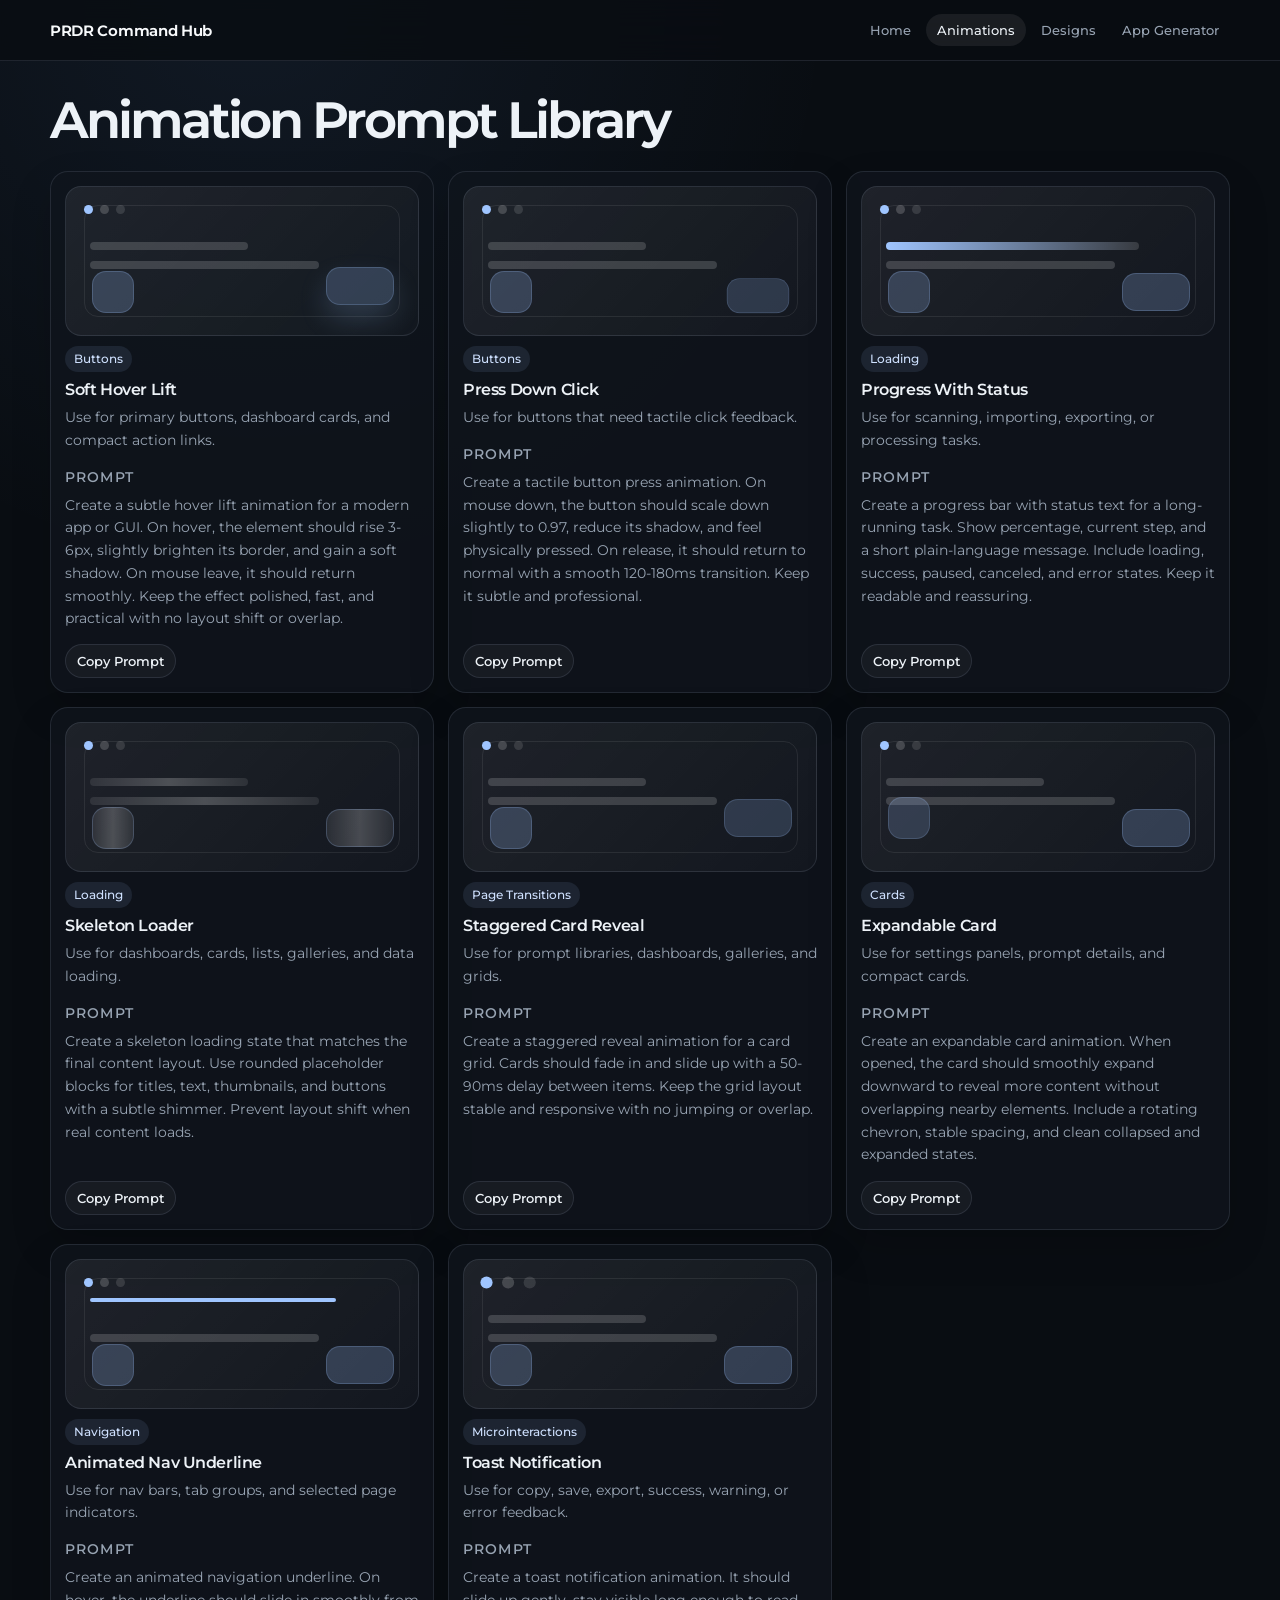
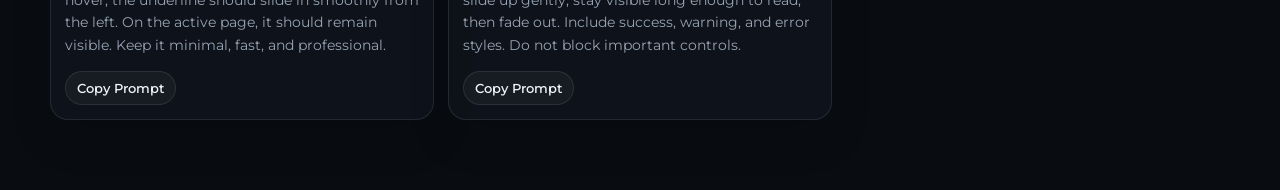
<file: animations.html>
<!DOCTYPE html>
<html lang="en">
<head>
  <meta charset="UTF-8" />
  <meta name="viewport" content="width=device-width, initial-scale=1.0" />
  <title>Animation Prompts | PRDR Command Hub</title>
  <link rel="preconnect" href="https://fonts.googleapis.com">
  <link rel="preconnect" href="https://fonts.gstatic.com" crossorigin>
  <link href="https://fonts.googleapis.com/css2?family=Montserrat:ital,wght@0,100..900;1,100..900&display=swap" rel="stylesheet">
  <link rel="stylesheet" href="css/style.css" />
</head>
<body data-page="animations">
  <header class="site-header">
    <a class="brand" href="index.html">PRDR Command Hub</a>
    <button class="mobile-menu" data-menu-toggle aria-label="Open navigation">☰</button>
    <nav class="nav" data-nav>
      <a href="index.html">Home</a>
      <a class="active" href="animations.html">Animations</a>
      <a href="designs.html">Designs</a>
      <a href="app-generator.html">App Generator</a>
    </nav>
  </header>

  <main>
    <section class="page-title-row">
      <h1>Animation Prompt Library</h1>
    </section>

    <section class="section static-reference-grid">
      <article class="prompt-card">
        <div class="visual-preview animation-preview preview-buttons"><span class="vp-dot"></span><span class="vp-line vp-line-one"></span><span class="vp-line vp-line-two"></span><span class="vp-shape vp-shape-one"></span><span class="vp-shape vp-shape-two"></span></div>
        <div class="prompt-meta"><span class="category-badge">Buttons</span></div>
        <h3>Soft Hover Lift</h3>
        <p class="best-for">Use for primary buttons, dashboard cards, and compact action links.</p>
        <p class="prompt-label">Prompt</p>
        <p>Create a subtle hover lift animation for a modern app or GUI. On hover, the element should rise 3-6px, slightly brighten its border, and gain a soft shadow. On mouse leave, it should return smoothly. Keep the effect polished, fast, and practical with no layout shift or overlap.</p>
        <button class="button secondary small" data-copy-prompt="Create a subtle hover lift animation for a modern app or GUI. On hover, the element should rise 3-6px, slightly brighten its border, and gain a soft shadow. On mouse leave, it should return smoothly. Keep the effect polished, fast, and practical with no layout shift or overlap.">Copy Prompt</button>
      </article>

      <article class="prompt-card">
        <div class="visual-preview animation-preview preview-press"><span class="vp-dot"></span><span class="vp-line vp-line-one"></span><span class="vp-line vp-line-two"></span><span class="vp-shape vp-shape-one press-button"></span><span class="vp-shape vp-shape-two"></span></div>
        <div class="prompt-meta"><span class="category-badge">Buttons</span></div>
        <h3>Press Down Click</h3>
        <p class="best-for">Use for buttons that need tactile click feedback.</p>
        <p class="prompt-label">Prompt</p>
        <p>Create a tactile button press animation. On mouse down, the button should scale down slightly to 0.97, reduce its shadow, and feel physically pressed. On release, it should return to normal with a smooth 120-180ms transition. Keep it subtle and professional.</p>
        <button class="button secondary small" data-copy-prompt="Create a tactile button press animation. On mouse down, the button should scale down slightly to 0.97, reduce its shadow, and feel physically pressed. On release, it should return to normal with a smooth 120-180ms transition. Keep it subtle and professional.">Copy Prompt</button>
      </article>

      <article class="prompt-card">
        <div class="visual-preview animation-preview preview-loading"><span class="vp-dot"></span><span class="vp-line vp-line-one"></span><span class="vp-line vp-line-two"></span><span class="vp-shape vp-shape-one"></span><span class="vp-shape vp-shape-two"></span></div>
        <div class="prompt-meta"><span class="category-badge">Loading</span></div>
        <h3>Progress With Status</h3>
        <p class="best-for">Use for scanning, importing, exporting, or processing tasks.</p>
        <p class="prompt-label">Prompt</p>
        <p>Create a progress bar with status text for a long-running task. Show percentage, current step, and a short plain-language message. Include loading, success, paused, canceled, and error states. Keep it readable and reassuring.</p>
        <button class="button secondary small" data-copy-prompt="Create a progress bar with status text for a long-running task. Show percentage, current step, and a short plain-language message. Include loading, success, paused, canceled, and error states. Keep it readable and reassuring.">Copy Prompt</button>
      </article>

      <article class="prompt-card">
        <div class="visual-preview animation-preview preview-skeleton"><span class="vp-dot"></span><span class="vp-line vp-line-one shimmer"></span><span class="vp-line vp-line-two shimmer"></span><span class="vp-shape vp-shape-one shimmer"></span><span class="vp-shape vp-shape-two shimmer"></span></div>
        <div class="prompt-meta"><span class="category-badge">Loading</span></div>
        <h3>Skeleton Loader</h3>
        <p class="best-for">Use for dashboards, cards, lists, galleries, and data loading.</p>
        <p class="prompt-label">Prompt</p>
        <p>Create a skeleton loading state that matches the final content layout. Use rounded placeholder blocks for titles, text, thumbnails, and buttons with a subtle shimmer. Prevent layout shift when real content loads.</p>
        <button class="button secondary small" data-copy-prompt="Create a skeleton loading state that matches the final content layout. Use rounded placeholder blocks for titles, text, thumbnails, and buttons with a subtle shimmer. Prevent layout shift when real content loads.">Copy Prompt</button>
      </article>

      <article class="prompt-card">
        <div class="visual-preview animation-preview preview-page-transitions"><span class="vp-dot"></span><span class="vp-line vp-line-one"></span><span class="vp-line vp-line-two"></span><span class="vp-shape vp-shape-one"></span><span class="vp-shape vp-shape-two"></span></div>
        <div class="prompt-meta"><span class="category-badge">Page Transitions</span></div>
        <h3>Staggered Card Reveal</h3>
        <p class="best-for">Use for prompt libraries, dashboards, galleries, and grids.</p>
        <p class="prompt-label">Prompt</p>
        <p>Create a staggered reveal animation for a card grid. Cards should fade in and slide up with a 50-90ms delay between items. Keep the grid layout stable and responsive with no jumping or overlap.</p>
        <button class="button secondary small" data-copy-prompt="Create a staggered reveal animation for a card grid. Cards should fade in and slide up with a 50-90ms delay between items. Keep the grid layout stable and responsive with no jumping or overlap.">Copy Prompt</button>
      </article>

      <article class="prompt-card">
        <div class="visual-preview animation-preview preview-cards"><span class="vp-dot"></span><span class="vp-line vp-line-one"></span><span class="vp-line vp-line-two"></span><span class="vp-shape vp-shape-one"></span><span class="vp-shape vp-shape-two"></span></div>
        <div class="prompt-meta"><span class="category-badge">Cards</span></div>
        <h3>Expandable Card</h3>
        <p class="best-for">Use for settings panels, prompt details, and compact cards.</p>
        <p class="prompt-label">Prompt</p>
        <p>Create an expandable card animation. When opened, the card should smoothly expand downward to reveal more content without overlapping nearby elements. Include a rotating chevron, stable spacing, and clean collapsed and expanded states.</p>
        <button class="button secondary small" data-copy-prompt="Create an expandable card animation. When opened, the card should smoothly expand downward to reveal more content without overlapping nearby elements. Include a rotating chevron, stable spacing, and clean collapsed and expanded states.">Copy Prompt</button>
      </article>

      <article class="prompt-card">
        <div class="visual-preview animation-preview preview-navigation"><span class="vp-dot"></span><span class="vp-line vp-line-one"></span><span class="vp-line vp-line-two"></span><span class="vp-shape vp-shape-one"></span><span class="vp-shape vp-shape-two"></span></div>
        <div class="prompt-meta"><span class="category-badge">Navigation</span></div>
        <h3>Animated Nav Underline</h3>
        <p class="best-for">Use for nav bars, tab groups, and selected page indicators.</p>
        <p class="prompt-label">Prompt</p>
        <p>Create an animated navigation underline. On hover, the underline should slide in smoothly from the left. On the active page, it should remain visible. Keep it minimal, fast, and professional.</p>
        <button class="button secondary small" data-copy-prompt="Create an animated navigation underline. On hover, the underline should slide in smoothly from the left. On the active page, it should remain visible. Keep it minimal, fast, and professional.">Copy Prompt</button>
      </article>

      <article class="prompt-card">
        <div class="visual-preview animation-preview preview-microinteractions"><span class="vp-dot"></span><span class="vp-line vp-line-one"></span><span class="vp-line vp-line-two"></span><span class="vp-shape vp-shape-one"></span><span class="vp-shape vp-shape-two"></span></div>
        <div class="prompt-meta"><span class="category-badge">Microinteractions</span></div>
        <h3>Toast Notification</h3>
        <p class="best-for">Use for copy, save, export, success, warning, or error feedback.</p>
        <p class="prompt-label">Prompt</p>
        <p>Create a toast notification animation. It should slide up gently, stay visible long enough to read, then fade out. Include success, warning, and error styles. Do not block important controls.</p>
        <button class="button secondary small" data-copy-prompt="Create a toast notification animation. It should slide up gently, stay visible long enough to read, then fade out. Include success, warning, and error styles. Do not block important controls.">Copy Prompt</button>
      </article>
    </section>
  </main>

  <button class="back-to-top" data-back-to-top aria-label="Back to top">↑</button>
  <script src="js/main.js"></script>
</body>
</html>
</file>
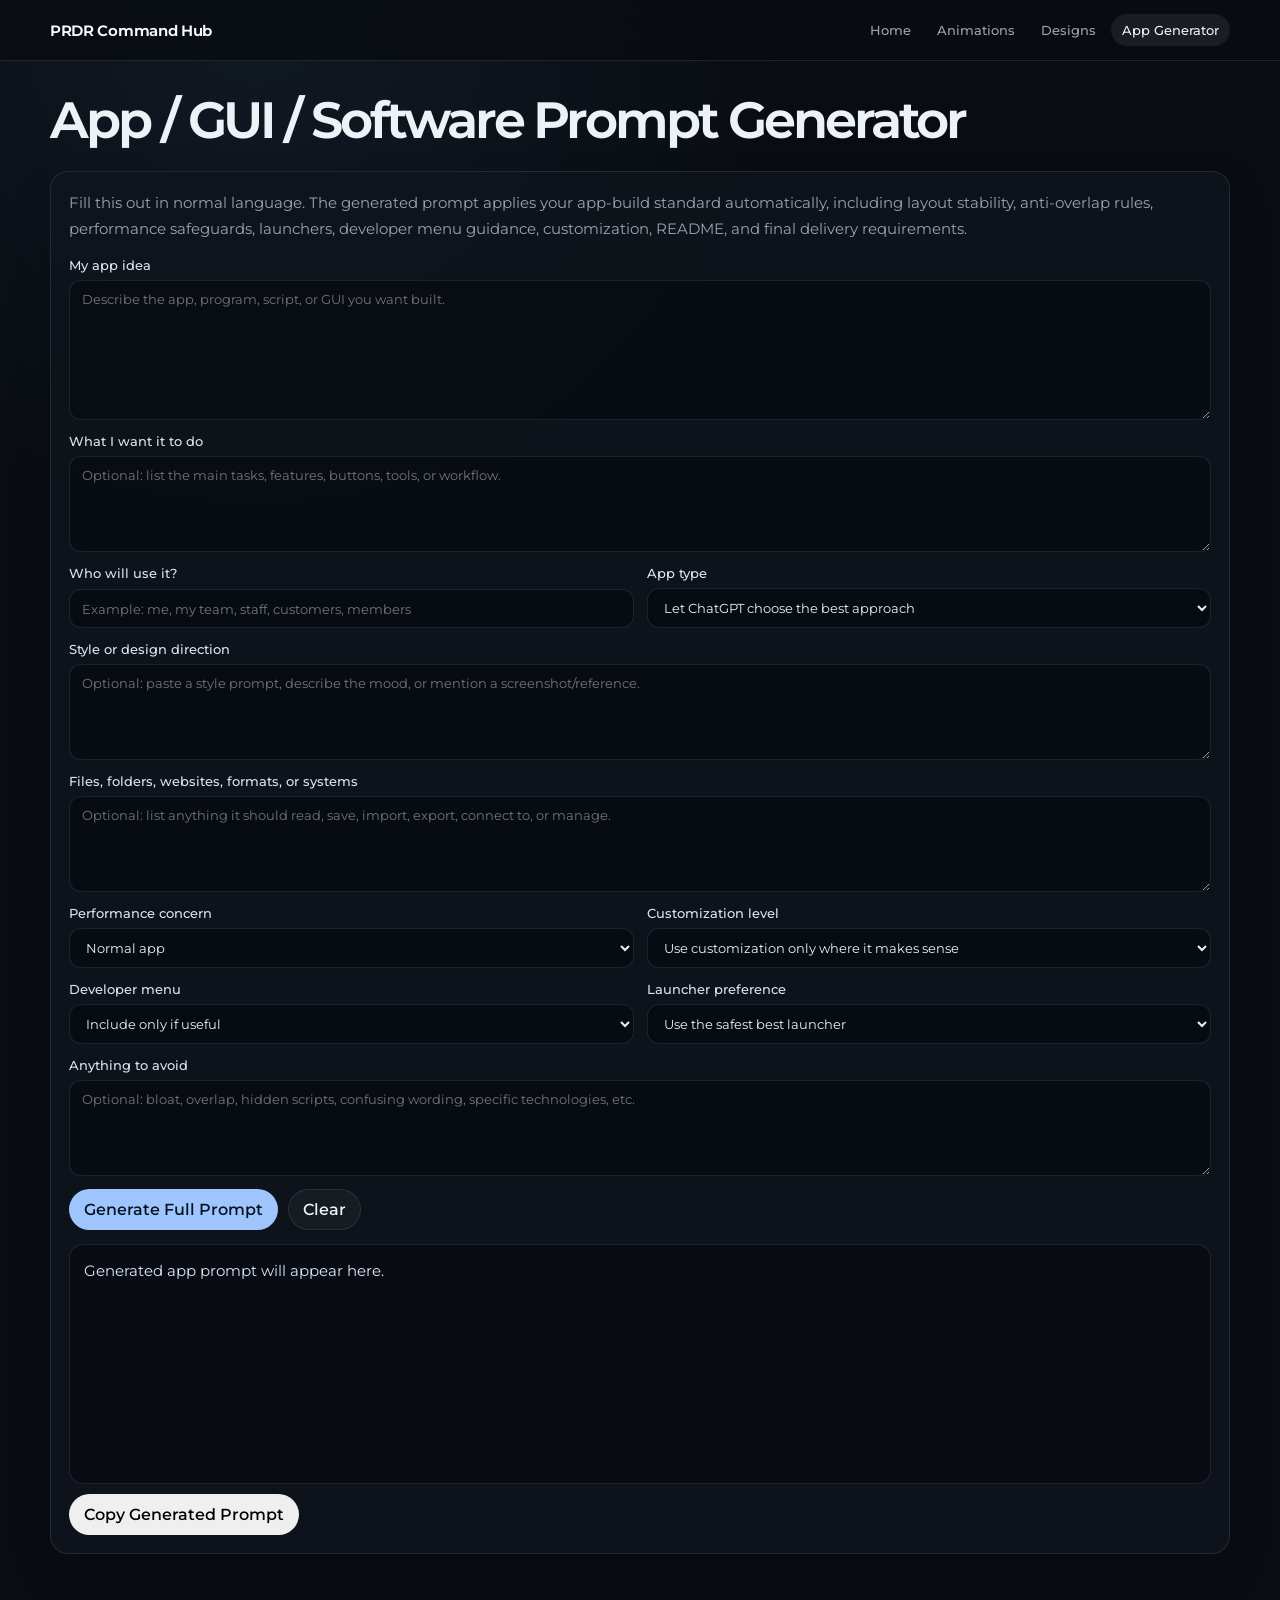
<file: app-generator.html>
<!DOCTYPE html>
<html lang="en">
<head>
  <meta charset="UTF-8" />
  <meta name="viewport" content="width=device-width, initial-scale=1.0" />
  <title>App Generator | PRDR Command Hub</title>
  <link rel="preconnect" href="https://fonts.googleapis.com">
  <link rel="preconnect" href="https://fonts.gstatic.com" crossorigin>
  <link href="https://fonts.googleapis.com/css2?family=Montserrat:ital,wght@0,100..900;1,100..900&display=swap" rel="stylesheet">
  <link rel="stylesheet" href="css/style.css" />
</head>
<body data-page="app-generator">
  <header class="site-header">
    <a class="brand" href="index.html">PRDR Command Hub</a>
    <button class="mobile-menu" data-menu-toggle aria-label="Open navigation">☰</button>
    <nav class="nav" data-nav>
      <a href="index.html">Home</a>
      <a href="animations.html">Animations</a>
      <a href="designs.html">Designs</a>
      <a class="active" href="app-generator.html">App Generator</a>
    </nav>
  </header>

  <main>
    <section class="page-title-row single-title">
      <h1>App / GUI / Software Prompt Generator</h1>
    </section>

    <section class="section tool-panel app-reference-generator">
      <p class="helper-text">Fill this out in normal language. The generated prompt applies your app-build standard automatically, including layout stability, anti-overlap rules, performance safeguards, launchers, developer menu guidance, customization, README, and final delivery requirements.</p>

      <form class="generator-form reference-form" data-generator="referenceApp">
        <label class="full">My app idea<textarea name="idea" placeholder="Describe the app, program, script, or GUI you want built."></textarea></label>
        <label class="full">What I want it to do<textarea name="tasks" placeholder="Optional: list the main tasks, features, buttons, tools, or workflow."></textarea></label>
        <label>Who will use it?<input name="users" placeholder="Example: me, my team, staff, customers, members" /></label>
        <label>App type<select name="appType"><option>Let ChatGPT choose the best approach</option><option>Local desktop app</option><option>Windows GUI tool</option><option>Web app</option><option>Script with simple GUI</option><option>Internal IT tool</option><option>Creative tool</option></select></label>
        <label class="full">Style or design direction<textarea name="style" placeholder="Optional: paste a style prompt, describe the mood, or mention a screenshot/reference."></textarea></label>
        <label class="full">Files, folders, websites, formats, or systems<textarea name="systems" placeholder="Optional: list anything it should read, save, import, export, connect to, or manage."></textarea></label>
        <label>Performance concern<select name="performance"><option>Normal app</option><option>Large folders or many files</option><option>Media-heavy app</option><option>Imports / exports / processing</option><option>Network or website features</option></select></label>
        <label>Customization level<select name="customization"><option>Use customization only where it makes sense</option><option>Include full theme/config customization</option><option>Keep customization simple</option><option>No customization needed unless required</option></select></label>
        <label>Developer menu<select name="devMenu"><option>Include only if useful</option><option>Include hidden Ctrl + Shift + D developer menu</option><option>Do not include a developer menu unless necessary</option></select></label>
        <label>Launcher preference<select name="launcher"><option>Use the safest best launcher</option><option>Normal launcher and debug launcher</option><option>No special launcher unless needed</option></select></label>
        <label class="full">Anything to avoid<textarea name="avoid" placeholder="Optional: bloat, overlap, hidden scripts, confusing wording, specific technologies, etc."></textarea></label>
        <div class="form-actions full">
          <button class="button primary" type="submit">Generate Full Prompt</button>
          <button class="button secondary" type="button" data-clear>Clear</button>
        </div>
      </form>

      <div class="output-box tall" data-output>Generated app prompt will appear here.</div>
      <button class="button copy-output" data-copy-output type="button">Copy Generated Prompt</button>
    </section>
  </main>

  <button class="back-to-top" data-back-to-top aria-label="Back to top">↑</button>
  <script src="js/data.js"></script>
  <script src="js/main.js"></script>
</body>
</html>
</file>
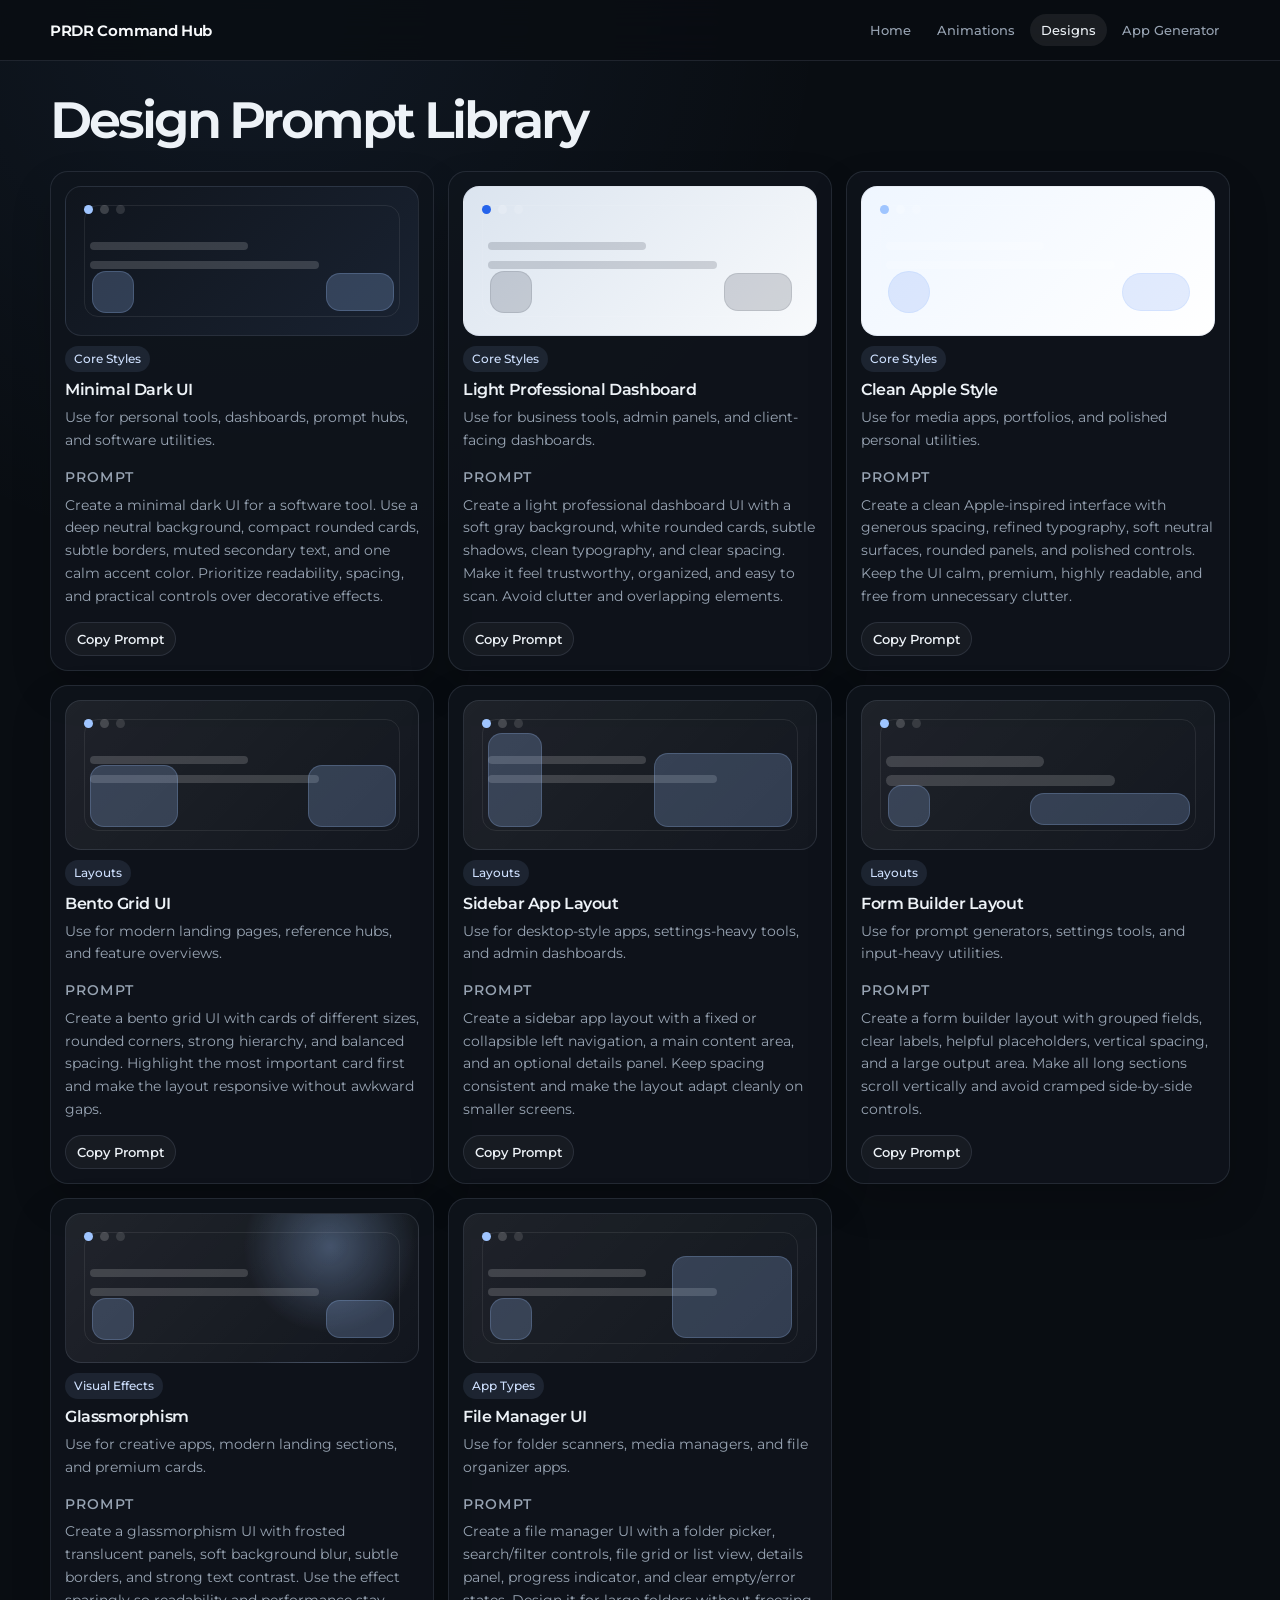
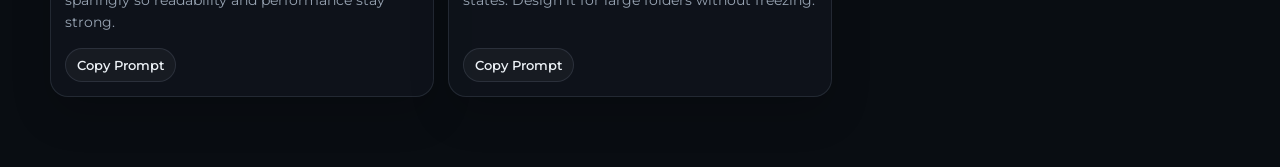
<file: designs.html>
<!DOCTYPE html>
<html lang="en">
<head>
  <meta charset="UTF-8" />
  <meta name="viewport" content="width=device-width, initial-scale=1.0" />
  <title>Design Prompts | PRDR Command Hub</title>
  <link rel="preconnect" href="https://fonts.googleapis.com">
  <link rel="preconnect" href="https://fonts.gstatic.com" crossorigin>
  <link href="https://fonts.googleapis.com/css2?family=Montserrat:ital,wght@0,100..900;1,100..900&display=swap" rel="stylesheet">
  <link rel="stylesheet" href="css/style.css" />
</head>
<body data-page="designs">
  <header class="site-header">
    <a class="brand" href="index.html">PRDR Command Hub</a>
    <button class="mobile-menu" data-menu-toggle aria-label="Open navigation">☰</button>
    <nav class="nav" data-nav>
      <a href="index.html">Home</a>
      <a href="animations.html">Animations</a>
      <a class="active" href="designs.html">Designs</a>
      <a href="app-generator.html">App Generator</a>
    </nav>
  </header>

  <main>
    <section class="page-title-row">
      <h1>Design Prompt Library</h1>
    </section>

    <section class="section static-reference-grid">
      <article class="prompt-card">
        <div class="visual-preview design-preview preview-core-styles"><span class="vp-dot"></span><span class="vp-line vp-line-one"></span><span class="vp-line vp-line-two"></span><span class="vp-shape vp-shape-one"></span><span class="vp-shape vp-shape-two"></span></div>
        <div class="prompt-meta"><span class="category-badge">Core Styles</span></div>
        <h3>Minimal Dark UI</h3>
        <p class="best-for">Use for personal tools, dashboards, prompt hubs, and software utilities.</p>
        <p class="prompt-label">Prompt</p>
        <p>Create a minimal dark UI for a software tool. Use a deep neutral background, compact rounded cards, subtle borders, muted secondary text, and one calm accent color. Prioritize readability, spacing, and practical controls over decorative effects.</p>
        <button class="button secondary small" data-copy-prompt="Create a minimal dark UI for a software tool. Use a deep neutral background, compact rounded cards, subtle borders, muted secondary text, and one calm accent color. Prioritize readability, spacing, and practical controls over decorative effects.">Copy Prompt</button>
      </article>

      <article class="prompt-card">
        <div class="visual-preview design-preview preview-light-dashboard"><span class="vp-dot"></span><span class="vp-line vp-line-one"></span><span class="vp-line vp-line-two"></span><span class="vp-shape vp-shape-one"></span><span class="vp-shape vp-shape-two"></span></div>
        <div class="prompt-meta"><span class="category-badge">Core Styles</span></div>
        <h3>Light Professional Dashboard</h3>
        <p class="best-for">Use for business tools, admin panels, and client-facing dashboards.</p>
        <p class="prompt-label">Prompt</p>
        <p>Create a light professional dashboard UI with a soft gray background, white rounded cards, subtle shadows, clean typography, and clear spacing. Make it feel trustworthy, organized, and easy to scan. Avoid clutter and overlapping elements.</p>
        <button class="button secondary small" data-copy-prompt="Create a light professional dashboard UI with a soft gray background, white rounded cards, subtle shadows, clean typography, and clear spacing. Make it feel trustworthy, organized, and easy to scan. Avoid clutter and overlapping elements.">Copy Prompt</button>
      </article>

      <article class="prompt-card">
        <div class="visual-preview design-preview preview-apple"><span class="vp-dot"></span><span class="vp-line vp-line-one"></span><span class="vp-line vp-line-two"></span><span class="vp-shape vp-shape-one"></span><span class="vp-shape vp-shape-two"></span></div>
        <div class="prompt-meta"><span class="category-badge">Core Styles</span></div>
        <h3>Clean Apple Style</h3>
        <p class="best-for">Use for media apps, portfolios, and polished personal utilities.</p>
        <p class="prompt-label">Prompt</p>
        <p>Create a clean Apple-inspired interface with generous spacing, refined typography, soft neutral surfaces, rounded panels, and polished controls. Keep the UI calm, premium, highly readable, and free from unnecessary clutter.</p>
        <button class="button secondary small" data-copy-prompt="Create a clean Apple-inspired interface with generous spacing, refined typography, soft neutral surfaces, rounded panels, and polished controls. Keep the UI calm, premium, highly readable, and free from unnecessary clutter.">Copy Prompt</button>
      </article>

      <article class="prompt-card">
        <div class="visual-preview design-preview preview-layouts"><span class="vp-dot"></span><span class="vp-line vp-line-one"></span><span class="vp-line vp-line-two"></span><span class="vp-shape vp-shape-one"></span><span class="vp-shape vp-shape-two"></span></div>
        <div class="prompt-meta"><span class="category-badge">Layouts</span></div>
        <h3>Bento Grid UI</h3>
        <p class="best-for">Use for modern landing pages, reference hubs, and feature overviews.</p>
        <p class="prompt-label">Prompt</p>
        <p>Create a bento grid UI with cards of different sizes, rounded corners, strong hierarchy, and balanced spacing. Highlight the most important card first and make the layout responsive without awkward gaps.</p>
        <button class="button secondary small" data-copy-prompt="Create a bento grid UI with cards of different sizes, rounded corners, strong hierarchy, and balanced spacing. Highlight the most important card first and make the layout responsive without awkward gaps.">Copy Prompt</button>
      </article>

      <article class="prompt-card">
        <div class="visual-preview design-preview preview-sidebar"><span class="vp-dot"></span><span class="vp-line vp-line-one"></span><span class="vp-line vp-line-two"></span><span class="vp-shape vp-shape-one"></span><span class="vp-shape vp-shape-two"></span></div>
        <div class="prompt-meta"><span class="category-badge">Layouts</span></div>
        <h3>Sidebar App Layout</h3>
        <p class="best-for">Use for desktop-style apps, settings-heavy tools, and admin dashboards.</p>
        <p class="prompt-label">Prompt</p>
        <p>Create a sidebar app layout with a fixed or collapsible left navigation, a main content area, and an optional details panel. Keep spacing consistent and make the layout adapt cleanly on smaller screens.</p>
        <button class="button secondary small" data-copy-prompt="Create a sidebar app layout with a fixed or collapsible left navigation, a main content area, and an optional details panel. Keep spacing consistent and make the layout adapt cleanly on smaller screens.">Copy Prompt</button>
      </article>

      <article class="prompt-card">
        <div class="visual-preview design-preview preview-form"><span class="vp-dot"></span><span class="vp-line vp-line-one"></span><span class="vp-line vp-line-two"></span><span class="vp-shape vp-shape-one"></span><span class="vp-shape vp-shape-two"></span></div>
        <div class="prompt-meta"><span class="category-badge">Layouts</span></div>
        <h3>Form Builder Layout</h3>
        <p class="best-for">Use for prompt generators, settings tools, and input-heavy utilities.</p>
        <p class="prompt-label">Prompt</p>
        <p>Create a form builder layout with grouped fields, clear labels, helpful placeholders, vertical spacing, and a large output area. Make all long sections scroll vertically and avoid cramped side-by-side controls.</p>
        <button class="button secondary small" data-copy-prompt="Create a form builder layout with grouped fields, clear labels, helpful placeholders, vertical spacing, and a large output area. Make all long sections scroll vertically and avoid cramped side-by-side controls.">Copy Prompt</button>
      </article>

      <article class="prompt-card">
        <div class="visual-preview design-preview preview-visual-effects"><span class="vp-dot"></span><span class="vp-line vp-line-one"></span><span class="vp-line vp-line-two"></span><span class="vp-shape vp-shape-one"></span><span class="vp-shape vp-shape-two"></span></div>
        <div class="prompt-meta"><span class="category-badge">Visual Effects</span></div>
        <h3>Glassmorphism</h3>
        <p class="best-for">Use for creative apps, modern landing sections, and premium cards.</p>
        <p class="prompt-label">Prompt</p>
        <p>Create a glassmorphism UI with frosted translucent panels, soft background blur, subtle borders, and strong text contrast. Use the effect sparingly so readability and performance stay strong.</p>
        <button class="button secondary small" data-copy-prompt="Create a glassmorphism UI with frosted translucent panels, soft background blur, subtle borders, and strong text contrast. Use the effect sparingly so readability and performance stay strong.">Copy Prompt</button>
      </article>

      <article class="prompt-card">
        <div class="visual-preview design-preview preview-app-types"><span class="vp-dot"></span><span class="vp-line vp-line-one"></span><span class="vp-line vp-line-two"></span><span class="vp-shape vp-shape-one"></span><span class="vp-shape vp-shape-two"></span></div>
        <div class="prompt-meta"><span class="category-badge">App Types</span></div>
        <h3>File Manager UI</h3>
        <p class="best-for">Use for folder scanners, media managers, and file organizer apps.</p>
        <p class="prompt-label">Prompt</p>
        <p>Create a file manager UI with a folder picker, search/filter controls, file grid or list view, details panel, progress indicator, and clear empty/error states. Design it for large folders without freezing.</p>
        <button class="button secondary small" data-copy-prompt="Create a file manager UI with a folder picker, search/filter controls, file grid or list view, details panel, progress indicator, and clear empty/error states. Design it for large folders without freezing.">Copy Prompt</button>
      </article>
    </section>
  </main>

  <button class="back-to-top" data-back-to-top aria-label="Back to top">↑</button>
  <script src="js/main.js"></script>
</body>
</html>
</file>
<file: css/style.css>
:root {
  --bg: #090d12;
  --surface: #10151d;
  --surface-2: #151b25;
  --surface-3: #1b2330;
  --text: #edf2f7;
  --muted: #98a4b3;
  --muted-2: #6f7a89;
  --line: rgba(148, 163, 184, 0.16);
  --primary: #9fc5ff;
  --primary-2: #6ea8fe;
  --primary-soft: rgba(159, 197, 255, 0.12);
  --radius-lg: 18px;
  --radius-md: 14px;
  --radius-sm: 10px;
}
* { box-sizing: border-box; }
html { scroll-behavior: smooth; }
body { margin: 0; min-height: 100vh; font-family: "Montserrat", system-ui, -apple-system, BlinkMacSystemFont, "Segoe UI", sans-serif; font-optical-sizing: auto; font-style: normal; font-weight: 400; background: radial-gradient(circle at 20% 0%, rgba(110,168,254,0.08), transparent 28%), var(--bg); color: var(--text); }
a { color: inherit; text-decoration: none; }
main { width: min(1180px, calc(100% - 36px)); margin: 0 auto 70px; }
.site-header { position: sticky; top: 0; z-index: 20; display: flex; align-items: center; justify-content: space-between; gap: 16px; width: 100%; padding: 14px max(18px, calc((100vw - 1180px) / 2)); border-bottom: 1px solid var(--line); background: rgba(9, 13, 18, 0.82); backdrop-filter: blur(18px); }
.brand { font-size: 0.94rem; font-weight: 650; letter-spacing: -0.02em; color: #f8fafc; }
.nav { display: flex; align-items: center; gap: 4px; }
.nav a { padding: 8px 11px; border-radius: 999px; color: var(--muted); font-size: 0.82rem; font-weight: 500; transition: background .18s ease, color .18s ease; }
.nav a:hover, .nav a.active { background: rgba(255,255,255,0.07); color: var(--text); }
.mobile-menu { display: none; border: 1px solid var(--line); color: var(--text); background: var(--surface); border-radius: 999px; width: 38px; height: 38px; font-size: 1rem; }
.section { margin-top: 24px; }
.home-links-section { margin-top: 32px; }
.page-title-row { display: flex; align-items: center; justify-content: space-between; gap: 16px; margin-top: 32px; margin-bottom: 12px; }
.page-title-row.single-title { align-items: flex-start; }
.page-title-row h1 { margin: 0; font-size: clamp(1.85rem, 4vw, 3.2rem); line-height: 1.06; letter-spacing: -0.06em; font-weight: 650; }
h1, h2, h3, p { margin-top: 0; }
h2 { font-weight: 600; letter-spacing: -0.035em; }
h3 { font-weight: 600; letter-spacing: -0.025em; }
.section-heading { display: flex; justify-content: space-between; align-items: end; gap: 16px; margin-bottom: 14px; }
.section-heading.compact { align-items: center; }
.section-heading h2 { margin: 0; font-size: clamp(1.1rem, 2vw, 1.42rem); }
.helper-text, .muted { color: var(--muted); line-height: 1.7; font-size: 0.94rem; }
.button { display: inline-flex; align-items: center; justify-content: center; border: 1px solid transparent; border-radius: 999px; padding: 10px 14px; font: inherit; font-weight: 550; cursor: pointer; transition: transform .18s ease, background .18s ease, border-color .18s ease; }
.button:hover { transform: translateY(-1px); }
.button.primary { color: #07111f; background: var(--primary); }
.button.primary:hover { background: #c1d9ff; }
.button.secondary { color: var(--text); background: rgba(255,255,255,0.04); border-color: var(--line); }
.button.secondary:hover { background: rgba(255,255,255,0.08); }
.button.small { padding: 8px 11px; font-size: 0.82rem; }
.compact-link-grid { display: grid; grid-template-columns: repeat(auto-fit, minmax(180px, 1fr)); gap: 10px; }
.quick-link { display: grid; grid-template-columns: auto 1fr; column-gap: 10px; row-gap: 2px; align-items: center; padding: 13px; border: 1px solid var(--line); border-radius: var(--radius-md); background: linear-gradient(180deg, rgba(255,255,255,0.035), rgba(255,255,255,0.018)); transition: background .18s ease, border-color .18s ease, transform .18s ease; }
.quick-link:hover { border-color: rgba(159,197,255,0.42); background: rgba(255,255,255,0.055); transform: translateY(-1px); }
.quick-link span { grid-row: span 2; font-size: 1rem; opacity: .9; }
.quick-link strong { font-size: 0.9rem; font-weight: 550; }
.quick-link small { color: var(--muted-2); font-size: 0.76rem; font-weight: 400; }
.tool-panel, .prompt-card { border: 1px solid var(--line); border-radius: var(--radius-lg); background: rgba(16,21,29,0.78); box-shadow: 0 18px 40px rgba(0,0,0,0.16); }
.tool-panel { padding: 18px; }
.generator-form, .reference-form { display: grid; grid-template-columns: repeat(2, minmax(0, 1fr)); gap: 13px; margin-top: 16px; }
.generator-form label { display: grid; gap: 7px; color: #dce5ef; font-size: 0.84rem; font-weight: 500; }
.generator-form .full, .form-actions.full { grid-column: 1 / -1; }
input, select, textarea, .search-input { width: 100%; border: 1px solid var(--line); border-radius: 12px; background: rgba(5,9,14,0.58); color: var(--text); font: inherit; font-weight: 400; padding: 10px 12px; outline: none; }
textarea { min-height: 96px; resize: vertical; }
.reference-form textarea[name="idea"] { min-height: 140px; }
input:focus, select:focus, textarea:focus, .search-input:focus { border-color: rgba(159,197,255,0.58); box-shadow: 0 0 0 3px rgba(159,197,255,0.11); }
.compact-search { max-width: 270px; }
.form-actions { display: flex; flex-wrap: wrap; gap: 10px; }
.output-box { margin-top: 14px; padding: 14px; border: 1px solid var(--line); border-radius: var(--radius-md); background: rgba(5,9,14,0.62); color: #dbe7f5; line-height: 1.65; white-space: pre-wrap; font-size: .92rem; }
.output-box.tall { min-height: 240px; max-height: 520px; overflow: auto; }
.copy-output { margin-top: 10px; }
.static-reference-grid, .prompt-grid { display: grid; grid-template-columns: repeat(auto-fill, minmax(310px, 1fr)); gap: 14px; }
.prompt-card { display: flex; flex-direction: column; min-height: 430px; padding: 14px; }
.prompt-card h3 { margin: 12px 0 7px; font-size: 1.02rem; }
.prompt-card p { color: var(--muted); line-height: 1.58; font-size: 0.9rem; }
.prompt-card .button { margin-top: auto; align-self: flex-start; }
.prompt-meta { margin-top: 12px; }
.category-badge, .chip { border-radius: 999px; background: rgba(159,197,255,0.1); color: #cfe1ff; font-weight: 500; font-size: 0.73rem; }
.category-badge { padding: 6px 9px; }
.best-for { margin-bottom: 10px; }
.prompt-label { margin: 4px 0 5px; color: var(--primary); font-weight: 550; font-size: 0.72rem; letter-spacing: 0.08em; text-transform: uppercase; }
.visual-preview { position: relative; height: 150px; border: 1px solid var(--line); border-radius: 16px; background: linear-gradient(135deg, rgba(255,255,255,0.07), rgba(255,255,255,0.025)); overflow: hidden; }
.visual-preview::before { content: ""; position: absolute; inset: 18px; border-radius: 14px; border: 1px solid rgba(255,255,255,0.08); }
.visual-preview span { position: absolute; display: block; }
.vp-dot { width: 9px; height: 9px; border-radius: 50%; top: 18px; left: 18px; background: var(--primary); box-shadow: 16px 0 0 rgba(255,255,255,.18), 32px 0 0 rgba(255,255,255,.12); }
.vp-line { height: 8px; border-radius: 999px; background: rgba(255,255,255,0.16); left: 24px; right: 24px; }
.vp-line-one { top: 55px; width: 45%; }
.vp-line-two { top: 74px; width: 65%; }
.vp-shape { border-radius: 14px; background: rgba(159,197,255,0.22); border: 1px solid rgba(159,197,255,0.22); }
.vp-shape-one { width: 68px; height: 38px; right: 24px; bottom: 24px; }
.vp-shape-two { width: 42px; height: 42px; left: 26px; bottom: 22px; }
.animation-preview.preview-buttons .vp-shape-one { transform: translateY(-6px); box-shadow: 0 14px 28px rgba(159,197,255,0.18); }
.animation-preview.preview-press .press-button { transform: scale(.92) translateY(4px); opacity: .85; }
.animation-preview.preview-loading .vp-line-one { width: 72%; background: linear-gradient(90deg, var(--primary), rgba(255,255,255,0.14)); }
.animation-preview.preview-skeleton span:not(.vp-dot) { background: linear-gradient(90deg, rgba(255,255,255,.09), rgba(255,255,255,.22), rgba(255,255,255,.09)); }
.animation-preview.preview-page-transitions .vp-shape-one, .animation-preview.preview-cards .vp-shape-two { transform: translateY(-10px); opacity: .85; }
.animation-preview.preview-navigation .vp-line-one { top: 38px; height: 4px; width: 70%; background: var(--primary); }
.animation-preview.preview-microinteractions .vp-dot { transform: scale(1.35); }
.design-preview.preview-core-styles { background: linear-gradient(135deg, #10151d, #192231); }
.design-preview.preview-light-dashboard { background: linear-gradient(135deg, #dbe4ef, #f8fafc); }
.design-preview.preview-light-dashboard .vp-line, .design-preview.preview-light-dashboard .vp-shape { background: rgba(15, 23, 42, .16); border-color: rgba(15, 23, 42, .1); }
.design-preview.preview-light-dashboard .vp-dot { background: #2563eb; }
.design-preview.preview-apple { background: linear-gradient(135deg, #eff6ff, #ffffff); }
.design-preview.preview-apple .vp-shape { border-radius: 22px; background: rgba(37, 99, 235, .12); }
.design-preview.preview-layouts .vp-shape-one { width: 88px; height: 62px; right: 22px; bottom: 22px; }
.design-preview.preview-layouts .vp-shape-two { width: 88px; height: 62px; left: 24px; bottom: 22px; }
.design-preview.preview-sidebar .vp-shape-two { width: 54px; height: 94px; left: 24px; bottom: 22px; }
.design-preview.preview-sidebar .vp-shape-one { width: 138px; height: 74px; right: 24px; bottom: 22px; }
.design-preview.preview-form .vp-line { height: 11px; }
.design-preview.preview-form .vp-shape-one { width: 160px; height: 32px; }
.design-preview.preview-visual-effects { background: radial-gradient(circle at 75% 22%, rgba(159,197,255,.32), transparent 30%), linear-gradient(135deg, rgba(255,255,255,.08), rgba(255,255,255,.02)); }
.design-preview.preview-app-types .vp-shape-one { height: 82px; width: 120px; }
.back-to-top { position: fixed; right: 18px; bottom: 18px; width: 40px; height: 40px; border: 1px solid var(--line); border-radius: 999px; background: var(--surface-3); color: var(--text); font-weight: 500; cursor: pointer; opacity: 0; transform: translateY(10px); pointer-events: none; }
.back-to-top.visible { opacity: 1; transform: translateY(0); pointer-events: auto; }
.toast { position: fixed; left: 50%; bottom: 18px; transform: translate(-50%, 14px); opacity: 0; padding: 10px 13px; border: 1px solid var(--line); border-radius: 999px; background: #f4f7fb; color: #0b0f14; font-weight: 500; z-index: 50; }
.toast.show { opacity: 1; transform: translate(-50%, 0); }
@media (max-width: 820px) { .mobile-menu { display: inline-grid; place-items: center; } .nav { display: none; position: absolute; left: 16px; right: 16px; top: 58px; padding: 8px; border: 1px solid var(--line); border-radius: var(--radius-md); background: var(--surface); flex-direction: column; align-items: stretch; } .nav.open { display: flex; } .section-heading, .page-title-row { flex-direction: column; align-items: stretch; } .generator-form, .reference-form { grid-template-columns: 1fr; } .compact-search { max-width: none; } }
@media (max-width: 520px) { main { width: min(100% - 22px, 1180px); } .site-header { padding-inline: 11px; } .button { width: 100%; } .form-actions { flex-direction: column; } .prompt-card { min-height: auto; } }
</file>
